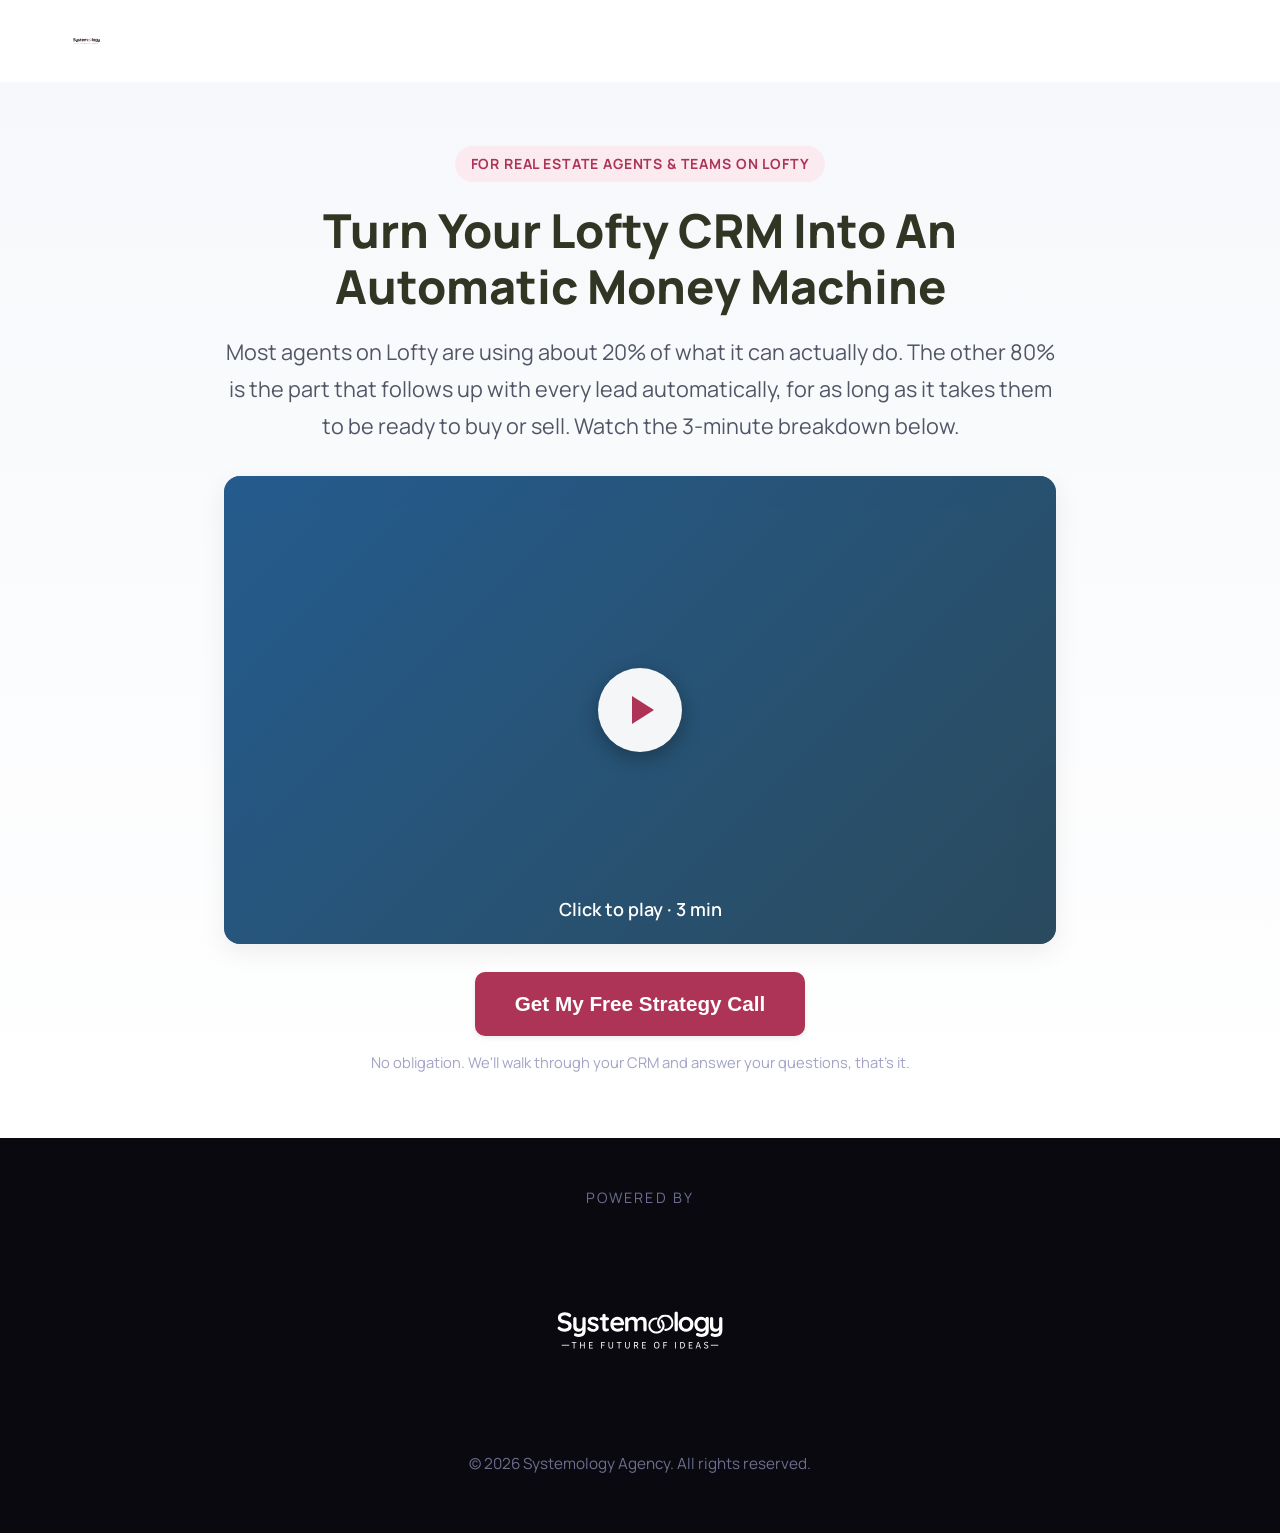
<file: index.html>
<!doctype html>
<html lang="en">
<head>
<meta charset="utf-8">
<meta name="viewport" content="width=device-width, initial-scale=1">
<title>CRM Money Machine | Turn Your Lofty CRM Into An Automatic Follow-Up System</title>
<meta name="description" content="A done-for-you system that turns your Lofty CRM into an automatic follow-up machine for every buyer and seller lead. Watch the 3-minute breakdown.">
<link rel="icon" type="image/x-icon" href="/favicon.ico">
<link rel="icon" type="image/png" sizes="32x32" href="/favicon-32x32.png">
<link rel="icon" type="image/png" sizes="16x16" href="/favicon-16x16.png">
<link rel="apple-touch-icon" href="/apple-touch-icon.png">
<link rel="manifest" href="/site.webmanifest">
<meta name="theme-color" content="#255c8e">
<link rel="stylesheet" href="/assets/style.css">
</head>
<body>

<header class="site-header">
  <div class="wrap">
    <div class="logo"><img src="/assets/systemology-logo-main.svg" alt="Systemology Agency"></div>
  </div>
</header>

<section class="hero">
  <div class="wrap hero-inner">
    <span class="eyebrow">For Real Estate Agents &amp; Teams on Lofty</span>
    <h1>Turn Your Lofty CRM Into An Automatic Money Machine</h1>
    <p class="subhead">Most agents on Lofty are using about 20% of what it can actually do. The other 80% is the part that follows up with every lead automatically, for as long as it takes them to be ready to buy or sell. Watch the 3-minute breakdown below.</p>

    <div class="video-shell" id="videoShell">
      <!-- TODO(Leo): replace this placeholder with the real VSL embed (YouTube/Vimeo/Wistia iframe) once recorded -->
      <img src="data:image/svg+xml,%3Csvg xmlns='http://www.w3.org/2000/svg' width='860' height='484'%3E%3Crect width='860' height='484' fill='%23255c8e'/%3E%3C/svg%3E" alt="CRM Money Machine video preview">
      <div class="play-btn" aria-hidden="true"></div>
      <div class="caption">Click to play &middot; 3 min</div>
    </div>

    <button class="btn btn-primary btn-lg" id="ctaOpenModal" type="button">Get My Free Strategy Call</button>
    <p class="form-note">No obligation. We'll walk through your CRM and answer your questions, that's it.</p>
  </div>
</section>

<footer class="site-footer">
  <div class="wrap">
    <div class="powered-by">Powered by</div>
    <img class="brand-logo" src="/assets/systemology-logo-white.svg" alt="Systemology Agency">
    <p>&copy; 2026 Systemology Agency. All rights reserved.</p>
  </div>
</footer>

<div class="modal-overlay" id="modalOverlay" role="dialog" aria-modal="true" aria-labelledby="modalTitle">
  <div class="modal">
    <button class="modal-close" id="modalClose" type="button" aria-label="Close">&times;</button>
    <h3 id="modalTitle">Get Your Free Strategy Call</h3>
    <p class="subhead">Where should we send the details?</p>
    <form id="optinForm" novalidate>
      <div class="field">
        <label for="fname">Name</label>
        <input type="text" id="fname" name="first_name" required autocomplete="given-name" placeholder="Your name">
      </div>
      <div class="field">
        <label for="email">Email address</label>
        <input type="email" id="email" name="email" required autocomplete="email" placeholder="you@yourbrokerage.com">
      </div>
      <p class="form-note" id="formErr" role="alert" style="color:#fca5a5; display:none;"></p>
      <button class="btn btn-primary btn-block" type="submit" id="submitBtn">See The Full System</button>
      <p class="form-note">No obligation. We'll never spam you or share your info.</p>
    </form>
  </div>
</div>

<script>
  // Kit account: leochenre (same account as tag "CRMMM Lead", id 22428674, created 2026-08-13).
  // KIT_PUB is the v3 PUBLIC/publishable key (same class as a Stripe pk_, safe client-side —
  // see SYS-connector-registry.md #4, KIT_V3_PUBLIC_API_KEY). Pattern matches
  // deal-of-the-week-saas/landing/index.html's proven gate: fail-open on a timer so a Kit
  // hiccup never blocks the visitor from continuing.
  var KIT_TAG = '22428674';
  var KIT_PUB = '1sNcVDssIRtQ-GnEJiUemg';

  var overlay = document.getElementById('modalOverlay');
  var openBtn = document.getElementById('ctaOpenModal');
  var closeBtn = document.getElementById('modalClose');
  var videoShell = document.getElementById('videoShell');
  var form = document.getElementById('optinForm');
  var err = document.getElementById('formErr');
  var submitBtn = document.getElementById('submitBtn');
  var lastFocus = null;

  function openModal() {
    lastFocus = document.activeElement;
    overlay.classList.add('open');
    err.style.display = 'none';
    setTimeout(function () { document.getElementById('fname').focus(); }, 30);
  }
  function closeModal() {
    overlay.classList.remove('open');
    if (lastFocus) lastFocus.focus();
  }

  openBtn.addEventListener('click', openModal);
  closeBtn.addEventListener('click', closeModal);
  overlay.addEventListener('click', function (e) { if (e.target === overlay) closeModal(); });
  videoShell.addEventListener('click', openModal); // TODO(Leo): swap for real play-in-place once embed exists

  function validEmail(v) { return /^[^\s@]+@[^\s@]+\.[^\s@]+$/.test(v); }

  form.addEventListener('submit', function (e) {
    e.preventDefault();
    var first = document.getElementById('fname').value.trim();
    var email = document.getElementById('email').value.trim();

    if (!first) { err.textContent = 'Add your name.'; err.style.display = 'block'; return; }
    if (!validEmail(email)) { err.textContent = "That email doesn't look right."; err.style.display = 'block'; return; }
    err.style.display = 'none';
    submitBtn.disabled = true;
    submitBtn.textContent = 'One moment…';

    var done = false;
    function proceed() {
      if (done) return;
      done = true;
      window.location.href = 'program.html?ref=optin';
    }
    setTimeout(proceed, 2500); // hard ceiling, never let a Kit stall cost the visitor

    fetch('https://api.convertkit.com/v3/tags/' + KIT_TAG + '/subscribe', {
      method: 'POST',
      headers: { 'Content-Type': 'application/json' },
      body: JSON.stringify({ api_key: KIT_PUB, email: email, first_name: first })
    }).then(proceed).catch(proceed);
  });
</script>

</body>
</html>
</file>
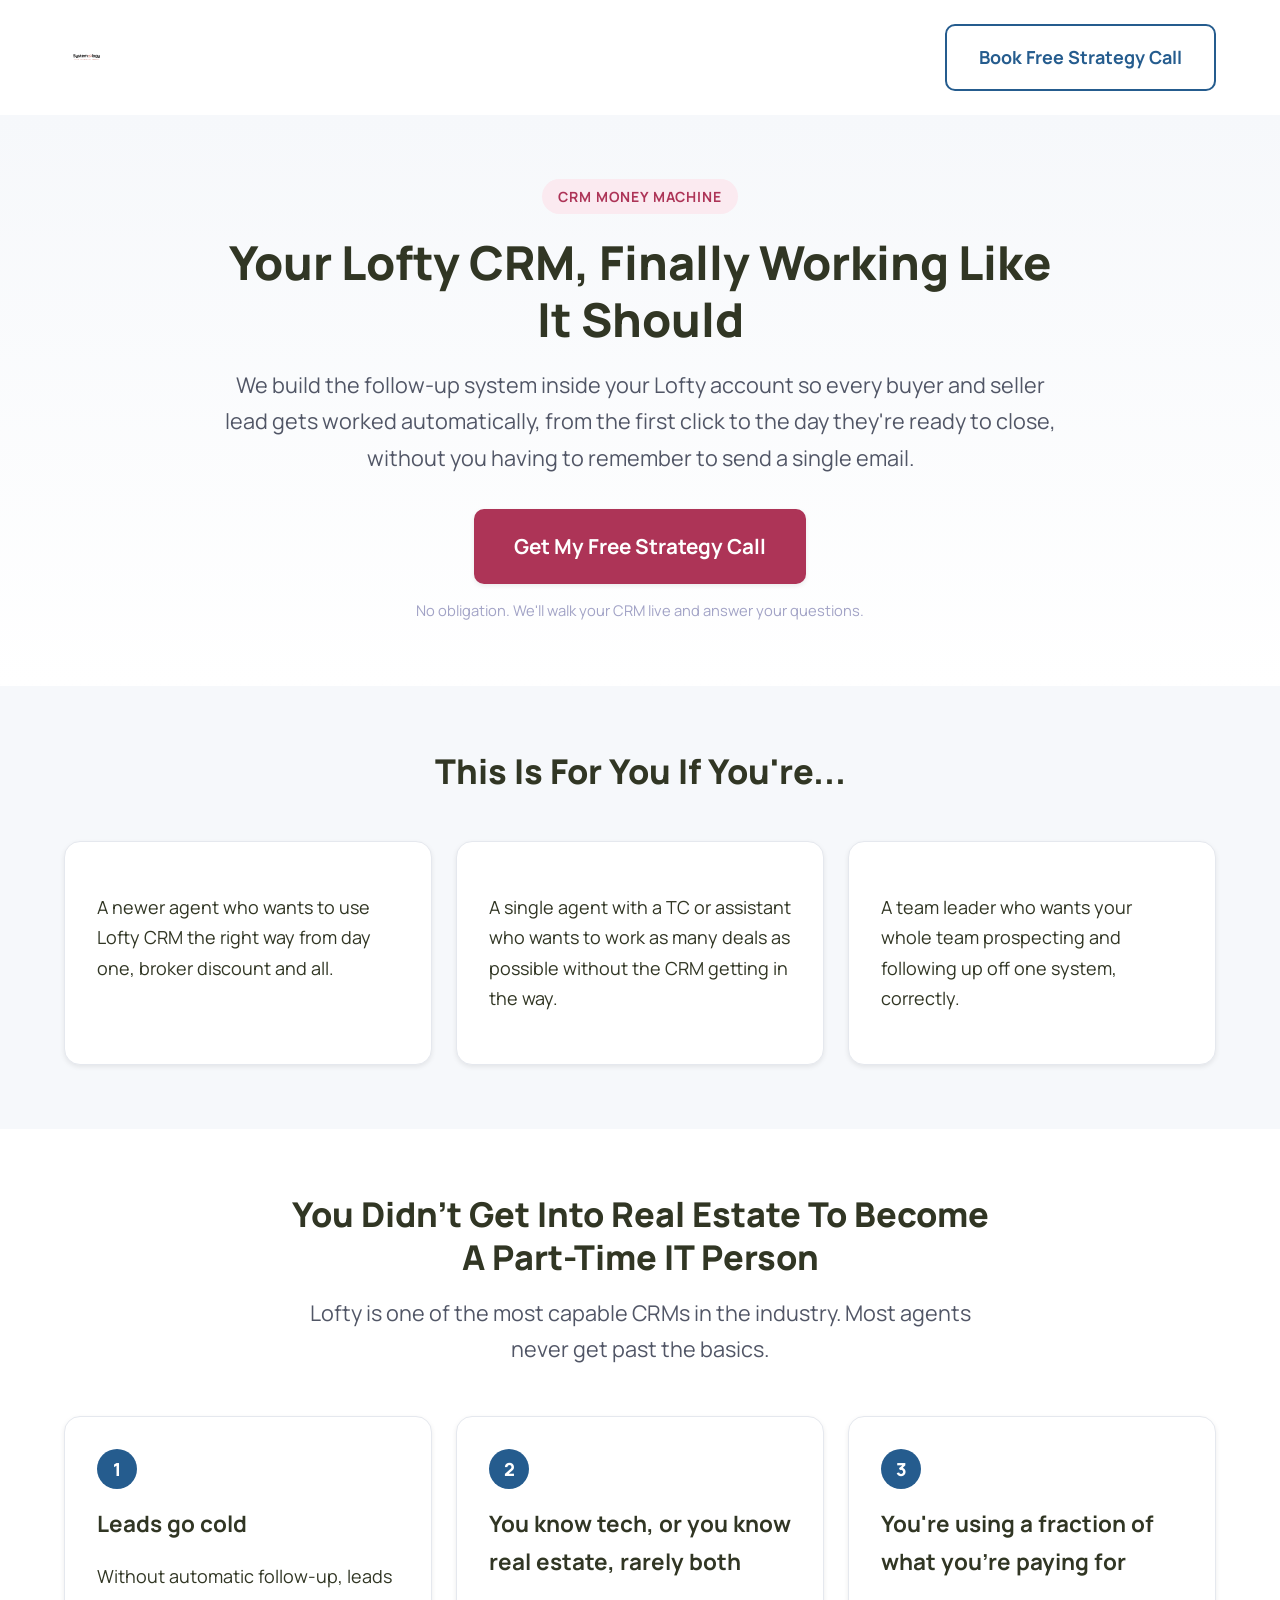
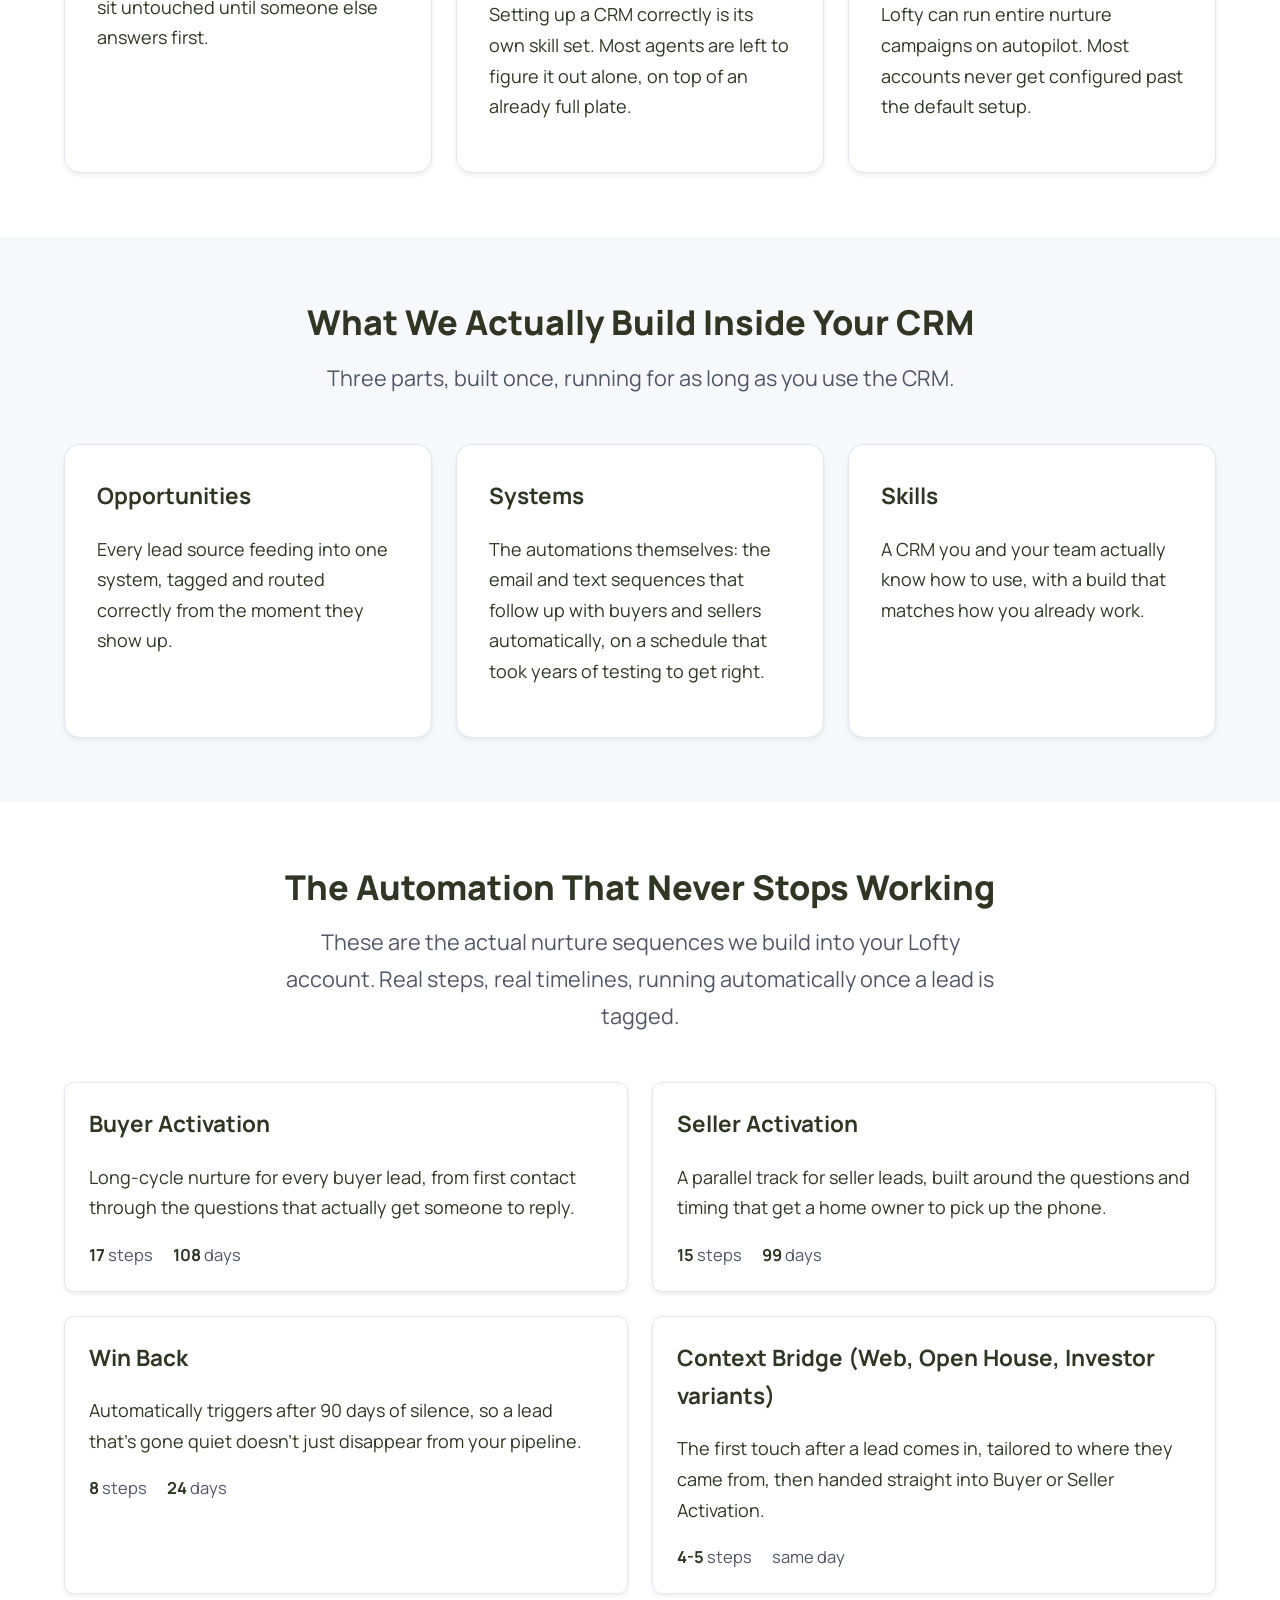
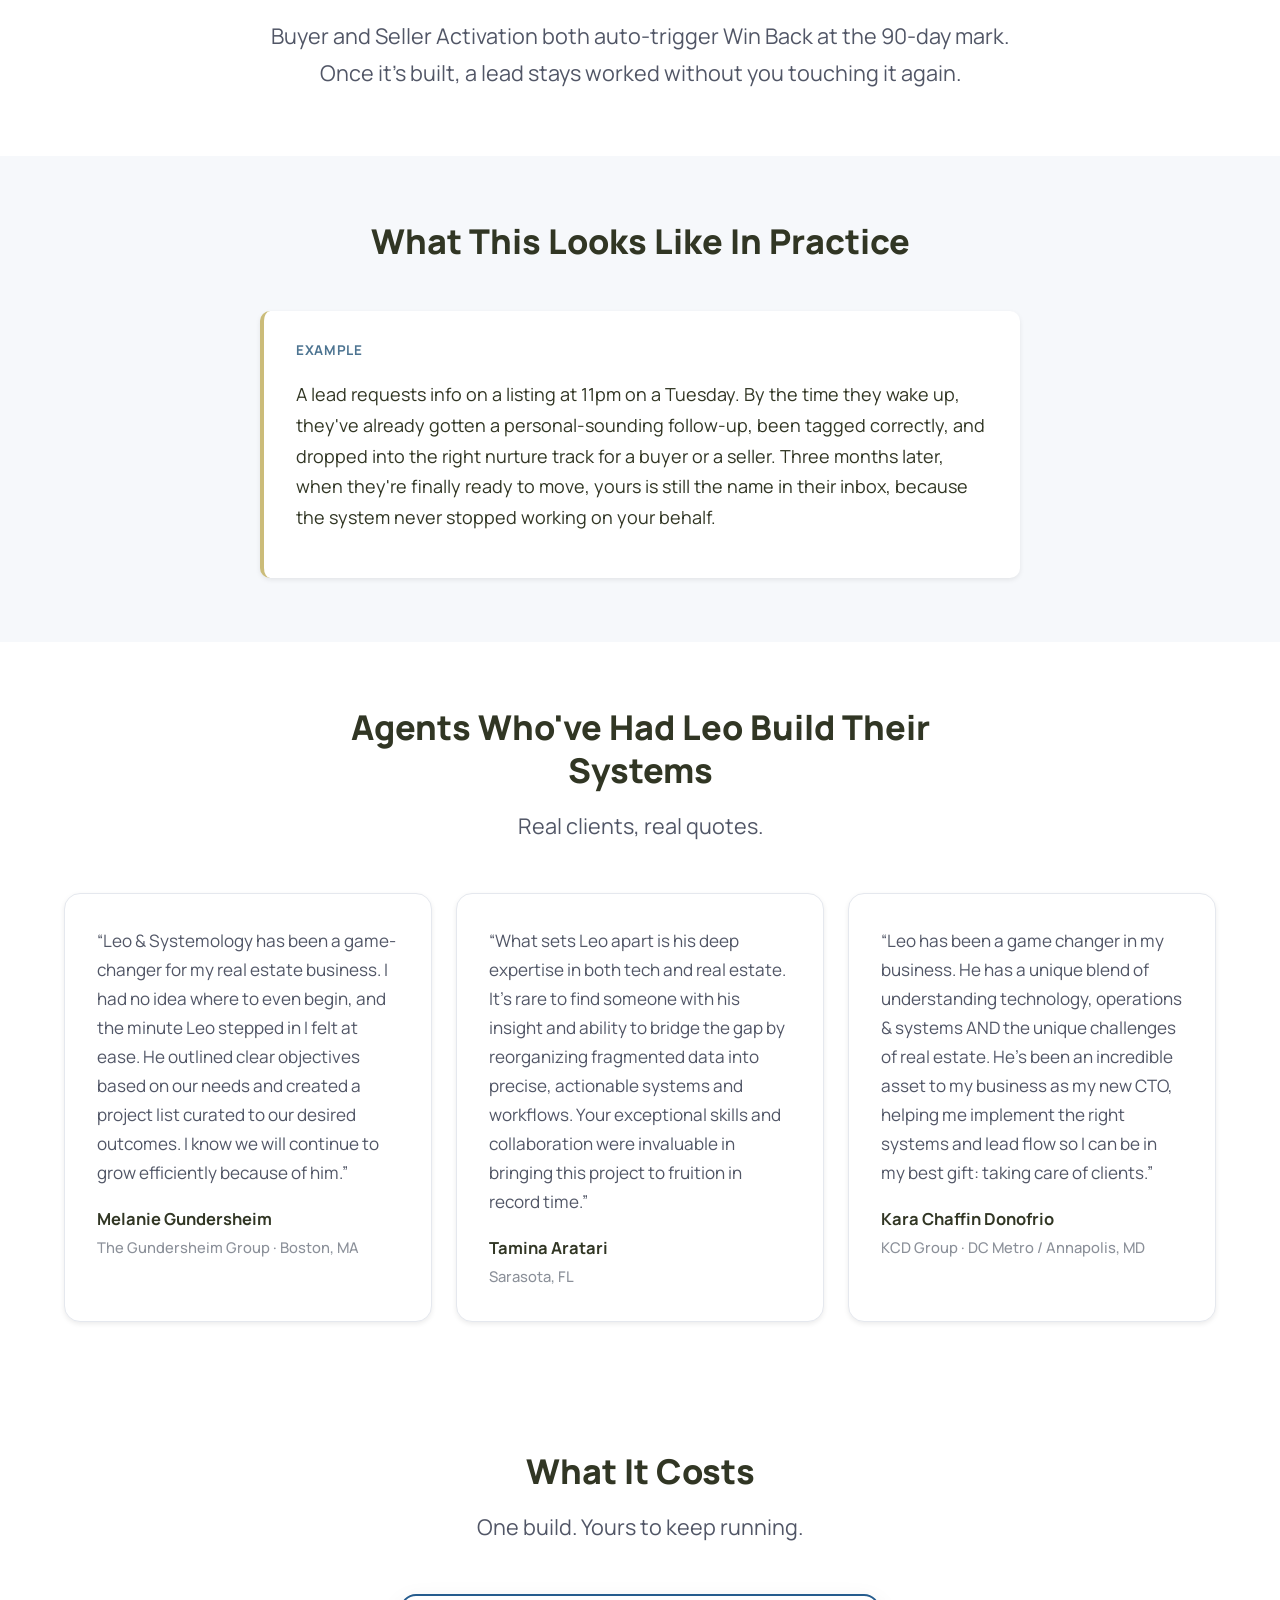
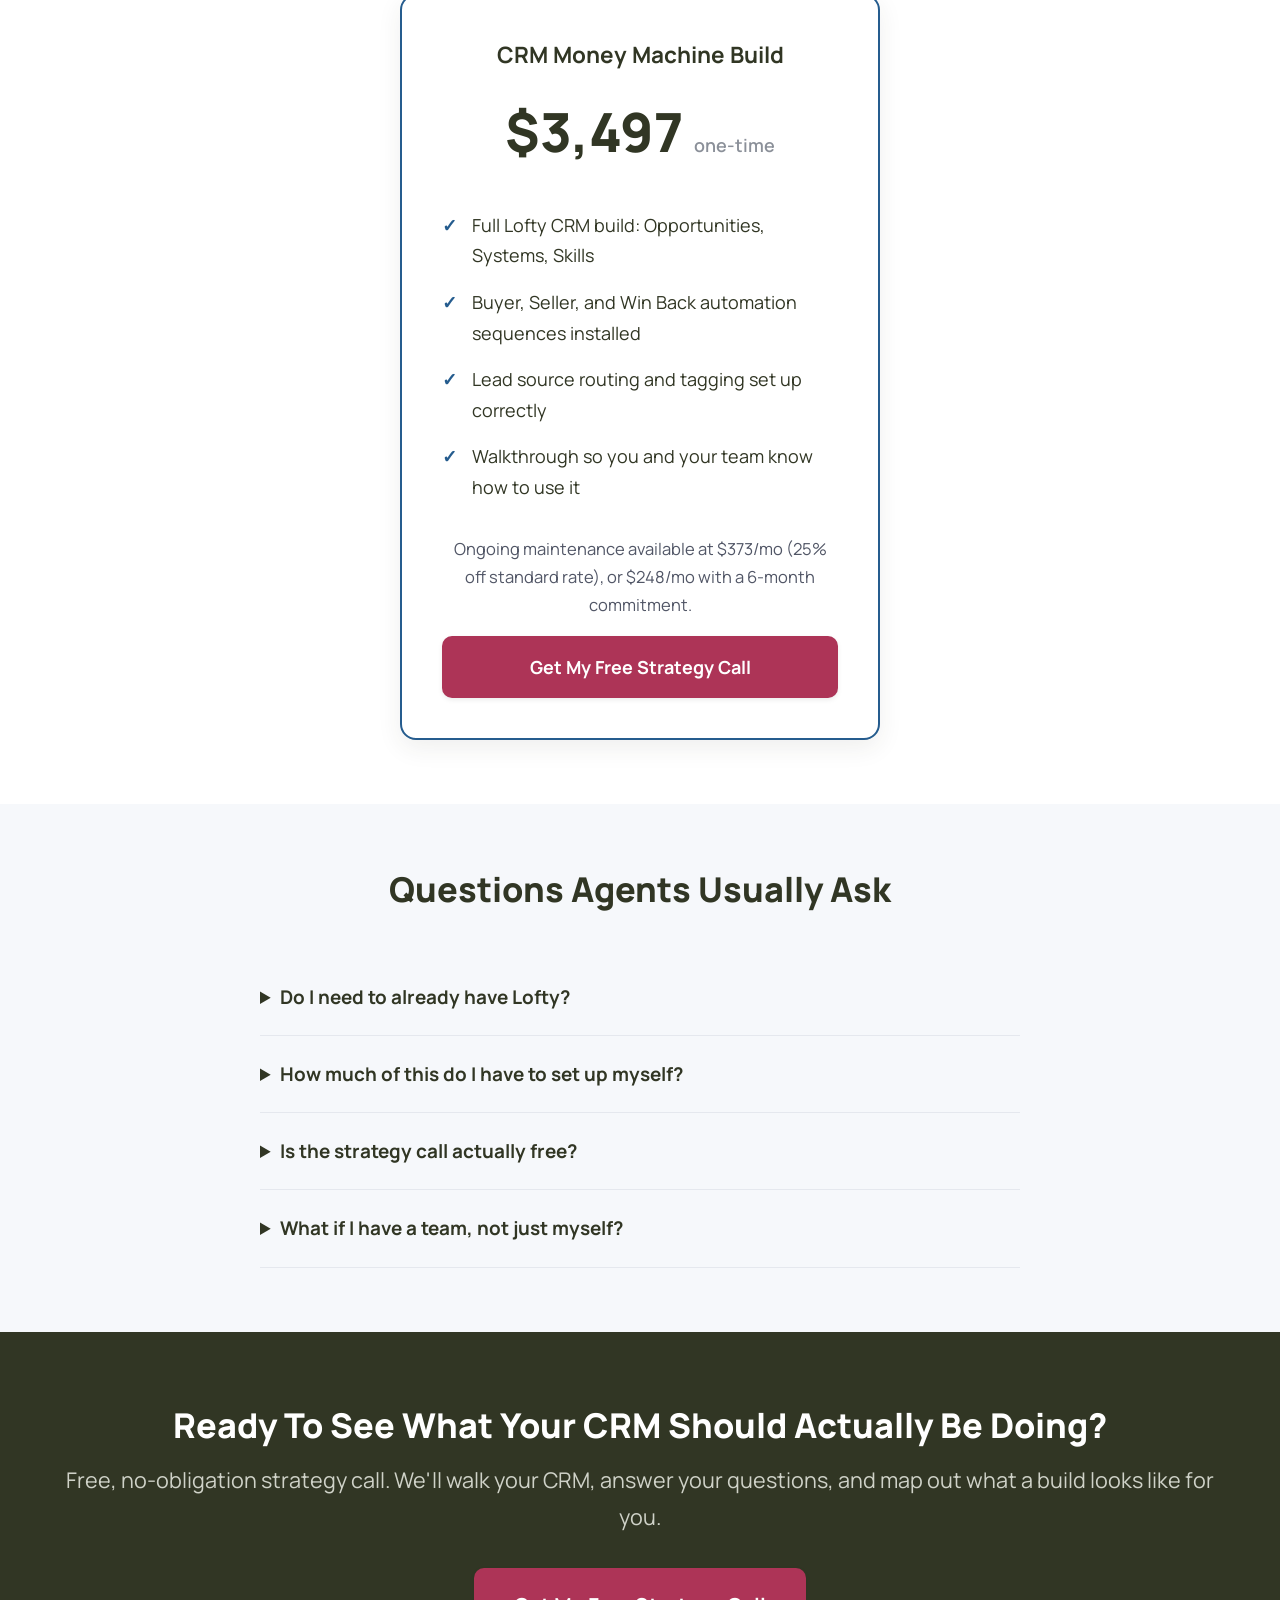
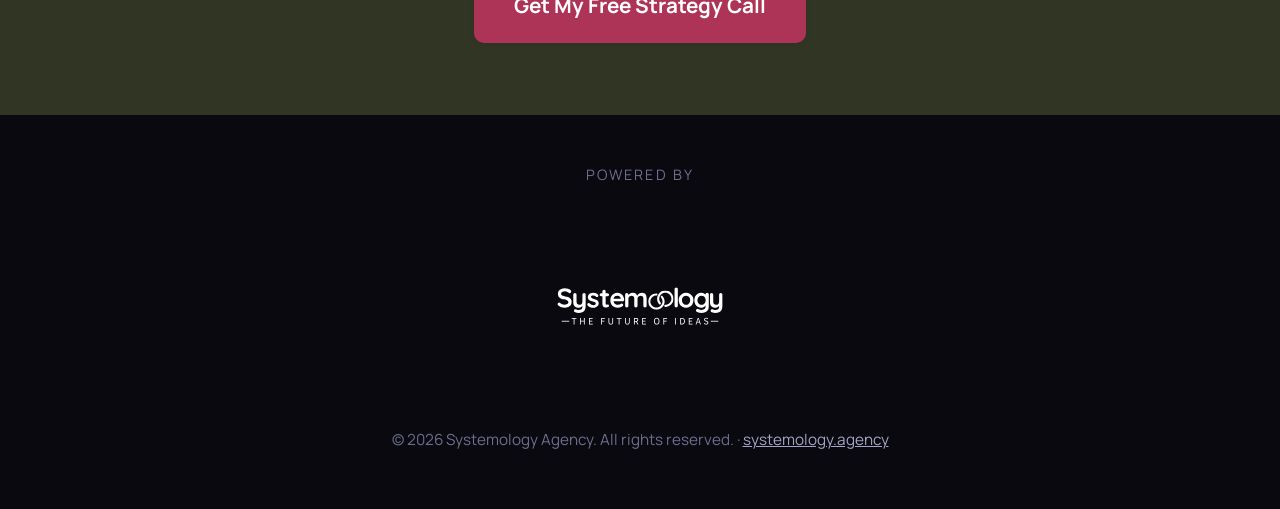
<file: program.html>
<!doctype html>
<html lang="en">
<head>
<meta charset="utf-8">
<meta name="viewport" content="width=device-width, initial-scale=1">
<title>CRM Money Machine | The Done-For-You Lofty Build for Real Estate Agents</title>
<meta name="description" content="A done-for-you system that turns your Lofty CRM into an automatic follow-up machine for every buyer and seller lead, built and set up for you. Book a free strategy call.">
<link rel="icon" type="image/x-icon" href="/favicon.ico">
<link rel="icon" type="image/png" sizes="32x32" href="/favicon-32x32.png">
<link rel="icon" type="image/png" sizes="16x16" href="/favicon-16x16.png">
<link rel="apple-touch-icon" href="/apple-touch-icon.png">
<link rel="manifest" href="/site.webmanifest">
<meta name="theme-color" content="#255c8e">
<link rel="stylesheet" href="/assets/style.css">
</head>
<body>

<header class="site-header">
  <div class="wrap">
    <div class="logo"><img src="/assets/systemology-logo-main.svg" alt="Systemology Agency"></div>
    <a class="btn btn-outline" href="https://bit.ly/47Qmnhn" target="_blank" rel="noopener noreferrer">Book Free Strategy Call</a>
  </div>
</header>

<section class="hero">
  <div class="wrap hero-inner">
    <span class="eyebrow">CRM Money Machine</span>
    <h1>Your Lofty CRM, Finally Working Like It Should</h1>
    <p class="subhead">We build the follow-up system inside your Lofty account so every buyer and seller lead gets worked automatically, from the first click to the day they're ready to close, without you having to remember to send a single email.</p>
    <a class="btn btn-primary btn-lg" href="https://bit.ly/47Qmnhn" target="_blank" rel="noopener noreferrer">Get My Free Strategy Call</a>
    <p class="form-note">No obligation. We'll walk your CRM live and answer your questions.</p>
  </div>
</section>

<section class="section section-alt" style="padding-top:64px;">
  <div class="wrap">
    <div class="section-head">
      <h2>This Is For You If You're...</h2>
    </div>
    <div class="grid grid-3">
      <div class="card">
        <p>A newer agent who wants to use Lofty CRM the right way from day one, broker discount and all.</p>
      </div>
      <div class="card">
        <p>A single agent with a TC or assistant who wants to work as many deals as possible without the CRM getting in the way.</p>
      </div>
      <div class="card">
        <p>A team leader who wants your whole team prospecting and following up off one system, correctly.</p>
      </div>
    </div>
  </div>
</section>

<section class="section">
  <div class="wrap">
    <div class="section-head">
      <h2>You Didn't Get Into Real Estate To Become A Part-Time IT Person</h2>
      <p class="subhead">Lofty is one of the most capable CRMs in the industry. Most agents never get past the basics.</p>
    </div>
    <div class="grid grid-3">
      <div class="card">
        <div class="num">1</div>
        <h3>Leads go cold</h3>
        <p>Without automatic follow-up, leads sit untouched until someone else answers first.</p>
      </div>
      <div class="card">
        <div class="num">2</div>
        <h3>You know tech, or you know real estate, rarely both</h3>
        <p>Setting up a CRM correctly is its own skill set. Most agents are left to figure it out alone, on top of an already full plate.</p>
      </div>
      <div class="card">
        <div class="num">3</div>
        <h3>You're using a fraction of what you're paying for</h3>
        <p>Lofty can run entire nurture campaigns on autopilot. Most accounts never get configured past the default setup.</p>
      </div>
    </div>
  </div>
</section>

<section class="section section-alt">
  <div class="wrap">
    <div class="section-head">
      <h2>What We Actually Build Inside Your CRM</h2>
      <p class="subhead">Three parts, built once, running for as long as you use the CRM.</p>
    </div>
    <div class="grid grid-3">
      <div class="card">
        <h3>Opportunities</h3>
        <p>Every lead source feeding into one system, tagged and routed correctly from the moment they show up.</p>
      </div>
      <div class="card">
        <h3>Systems</h3>
        <p>The automations themselves: the email and text sequences that follow up with buyers and sellers automatically, on a schedule that took years of testing to get right.</p>
      </div>
      <div class="card">
        <h3>Skills</h3>
        <p>A CRM you and your team actually know how to use, with a build that matches how you already work.</p>
      </div>
    </div>
  </div>
</section>

<section class="section">
  <div class="wrap">
    <div class="section-head">
      <h2>The Automation That Never Stops Working</h2>
      <p class="subhead">These are the actual nurture sequences we build into your Lofty account. Real steps, real timelines, running automatically once a lead is tagged.</p>
    </div>
    <div class="grid grid-2" style="margin-bottom:24px;">
      <div class="plan-card">
        <h3>Buyer Activation</h3>
        <p>Long-cycle nurture for every buyer lead, from first contact through the questions that actually get someone to reply.</p>
        <div class="plan-meta"><span><strong>17</strong> steps</span><span><strong>108</strong> days</span></div>
      </div>
      <div class="plan-card">
        <h3>Seller Activation</h3>
        <p>A parallel track for seller leads, built around the questions and timing that get a home owner to pick up the phone.</p>
        <div class="plan-meta"><span><strong>15</strong> steps</span><span><strong>99</strong> days</span></div>
      </div>
      <div class="plan-card">
        <h3>Win Back</h3>
        <p>Automatically triggers after 90 days of silence, so a lead that's gone quiet doesn't just disappear from your pipeline.</p>
        <div class="plan-meta"><span><strong>8</strong> steps</span><span><strong>24</strong> days</span></div>
      </div>
      <div class="plan-card">
        <h3>Context Bridge (Web, Open House, Investor variants)</h3>
        <p>The first touch after a lead comes in, tailored to where they came from, then handed straight into Buyer or Seller Activation.</p>
        <div class="plan-meta"><span><strong>4-5</strong> steps</span><span>same day</span></div>
      </div>
    </div>
    <p class="subhead" style="max-width:760px; margin:0 auto; text-align:center;">Buyer and Seller Activation both auto-trigger Win Back at the 90-day mark. Once it's built, a lead stays worked without you touching it again.</p>
  </div>
</section>

<section class="section section-alt">
  <div class="wrap">
    <div class="section-head">
      <h2>What This Looks Like In Practice</h2>
    </div>
    <div class="callout" style="max-width:760px; margin:0 auto;">
      <span class="tag">Example</span>
      <p>A lead requests info on a listing at 11pm on a Tuesday. By the time they wake up, they've already gotten a personal-sounding follow-up, been tagged correctly, and dropped into the right nurture track for a buyer or a seller. Three months later, when they're finally ready to move, yours is still the name in their inbox, because the system never stopped working on your behalf.</p>
    </div>
  </div>
</section>

<section class="section" id="stories">
  <div class="wrap">
    <div class="section-head">
      <h2>Agents Who've Had Leo Build Their Systems</h2>
      <p class="subhead">Real clients, real quotes.</p>
    </div>
    <div class="grid grid-3">
      <div class="card testimonial-card">
        <p>&ldquo;Leo & Systemology has been a game-changer for my real estate business. I had no idea where to even begin, and the minute Leo stepped in I felt at ease. He outlined clear objectives based on our needs and created a project list curated to our desired outcomes. I know we will continue to grow efficiently because of him.&rdquo;</p>
        <div class="testimonial-attr">Melanie Gundersheim<span>The Gundersheim Group &middot; Boston, MA</span></div>
      </div>
      <div class="card testimonial-card">
        <p>&ldquo;What sets Leo apart is his deep expertise in both tech and real estate. It's rare to find someone with his insight and ability to bridge the gap by reorganizing fragmented data into precise, actionable systems and workflows. Your exceptional skills and collaboration were invaluable in bringing this project to fruition in record time.&rdquo;</p>
        <div class="testimonial-attr">Tamina Aratari<span>Sarasota, FL</span></div>
      </div>
      <div class="card testimonial-card">
        <p>&ldquo;Leo has been a game changer in my business. He has a unique blend of understanding technology, operations & systems AND the unique challenges of real estate. He's been an incredible asset to my business as my new CTO, helping me implement the right systems and lead flow so I can be in my best gift: taking care of clients.&rdquo;</p>
        <div class="testimonial-attr">Kara Chaffin Donofrio<span>KCD Group &middot; DC Metro / Annapolis, MD</span></div>
      </div>
    </div>
  </div>
</section>

<section class="section" id="pricing">
  <div class="wrap">
    <div class="section-head">
      <h2>What It Costs</h2>
      <p class="subhead">One build. Yours to keep running.</p>
    </div>
    <div class="price-card">
      <h3>CRM Money Machine Build</h3>
      <div class="price">$3,497 <small>one-time</small></div>
      <ul>
        <li>Full Lofty CRM build: Opportunities, Systems, Skills</li>
        <li>Buyer, Seller, and Win Back automation sequences installed</li>
        <li>Lead source routing and tagging set up correctly</li>
        <li>Walkthrough so you and your team know how to use it</li>
      </ul>
      <p style="font-size:.92rem; color:var(--text-secondary);">Ongoing maintenance available at $373/mo (25% off standard rate), or $248/mo with a 6-month commitment.</p>
      <a class="btn btn-primary btn-block" href="https://bit.ly/47Qmnhn" target="_blank" rel="noopener noreferrer">Get My Free Strategy Call</a>
    </div>
  </div>
</section>

<section class="section section-alt">
  <div class="wrap">
    <div class="section-head">
      <h2>Questions Agents Usually Ask</h2>
    </div>
    <div style="max-width:760px; margin:0 auto;">
      <details class="faq-item">
        <summary>Do I need to already have Lofty?</summary>
        <p>Yes, this build is done inside an existing Lofty CRM account. We'll cover the details on the strategy call if you're not on Lofty yet.</p>
      </details>
      <details class="faq-item">
        <summary>How much of this do I have to set up myself?</summary>
        <p>The build itself is done for you. On the call, we'll walk through what we need from you and how much time it actually takes on your end.</p>
      </details>
      <details class="faq-item">
        <summary>Is the strategy call actually free?</summary>
        <p>Yes. No obligation. We walk your current CRM, show you what's missing, and answer your questions. If it's a fit, we talk about next steps. If not, you walk away with a clearer picture of your own CRM either way.</p>
      </details>
      <details class="faq-item">
        <summary>What if I have a team, not just myself?</summary>
        <p>The build works for solo agents and teams. Team pricing is covered on the strategy call once we know your team size.</p>
      </details>
    </div>
  </div>
</section>

<section class="cta-band">
  <div class="wrap">
    <h2>Ready To See What Your CRM Should Actually Be Doing?</h2>
    <p class="subhead">Free, no-obligation strategy call. We'll walk your CRM, answer your questions, and map out what a build looks like for you.</p>
    <a class="btn btn-primary btn-lg" href="https://bit.ly/47Qmnhn" target="_blank" rel="noopener noreferrer">Get My Free Strategy Call</a>
  </div>
</section>

<footer class="site-footer">
  <div class="wrap">
    <div class="powered-by">Powered by</div>
    <img class="brand-logo" src="/assets/systemology-logo-white.svg" alt="Systemology Agency">
    <p>&copy; 2026 Systemology Agency. All rights reserved. &middot; <a href="https://systemology.agency" target="_blank" rel="noopener noreferrer">systemology.agency</a></p>
  </div>
</footer>

</body>
</html>
</file>
<file: assets/style.css>
/* CRMMM funnel — shared design system. Layout pattern inspired by lofty.com (1200px cap, soft shadows, rounded corners), Systemology brand colors. */

@import url('https://fonts.googleapis.com/css2?family=Manrope:wght@400;500;600;700;800&display=swap');

:root {
  --teal: #255c8e;
  --muted-blue: #4d7491;
  --crimson: #ad3457;
  --dark-olive: #313624;
  --gold: #cbbc79;

  --bg: #ffffff;
  --bg-soft: #f6f8fb;
  --text: #313624;
  --text-secondary: #515666;
  --text-muted: #8b9099;
  --border: #e5e8ee;

  --radius-sm: 6px;
  --radius-md: 10px;
  --radius-lg: 16px;
  --shadow-soft: 0 2px 5px rgba(0,0,0,.08);
  --shadow-card: 0 8px 24px rgba(49,54,36,.08);

  --container: 1200px;
}

* { box-sizing: border-box; }

html {
  font-size: 18px; /* Rule 153/AG */
}

body {
  margin: 0;
  font-family: 'Manrope', -apple-system, 'Segoe UI', Roboto, Helvetica, Arial, sans-serif;
  color: var(--text);
  background: var(--bg);
  line-height: 1.7; /* Rule 153/AG */
  -webkit-font-smoothing: antialiased;
}

img { max-width: 100%; display: block; }

.wrap {
  max-width: var(--container);
  margin: 0 auto;
  padding: 0 24px;
}

a { color: var(--teal); }

/* Header */
.site-header {
  padding: 24px 0;
}
.site-header .wrap {
  display: flex;
  align-items: center;
  justify-content: space-between;
}
.logo img { height: 34px; width: auto; }

/* Buttons */
.btn {
  display: inline-flex;
  align-items: center;
  justify-content: center;
  gap: 8px;
  padding: 16px 32px;
  border-radius: var(--radius-md);
  font-weight: 700;
  font-size: 1rem;
  text-decoration: none;
  border: none;
  cursor: pointer;
  transition: transform .12s ease, box-shadow .12s ease, background .12s ease;
}
.btn-primary {
  background: var(--crimson);
  color: #fff;
  box-shadow: var(--shadow-soft);
}
.btn-primary:hover { background: #942a49; transform: translateY(-1px); box-shadow: var(--shadow-card); }
.btn-outline {
  background: transparent;
  color: var(--teal);
  border: 2px solid var(--teal);
}
.btn-outline:hover { background: var(--teal); color: #fff; }
.btn-lg { padding: 20px 40px; font-size: 1.15rem; }
.btn-block { width: 100%; }

/* Hero */
.hero {
  padding: 64px 0 48px;
  background: linear-gradient(180deg, var(--bg-soft) 0%, #ffffff 100%);
}
.hero-inner {
  max-width: 880px;
  margin: 0 auto;
  text-align: center;
}
.eyebrow {
  display: inline-block;
  font-size: .78rem;
  font-weight: 700;
  letter-spacing: .06em;
  text-transform: uppercase;
  color: var(--crimson);
  background: #fbeaf0;
  border-radius: 999px;
  padding: 6px 16px;
  margin-bottom: 20px;
}
h1 {
  font-size: 2.6rem;
  line-height: 1.2;
  font-weight: 800;
  margin: 0 0 20px;
  color: var(--dark-olive);
}
h2 {
  font-size: 1.9rem;
  line-height: 1.25;
  font-weight: 800;
  color: var(--dark-olive);
  margin: 0 0 16px;
}
h3 {
  font-size: 1.25rem;
  font-weight: 700;
  color: var(--dark-olive);
  margin: 0 0 10px;
}
.subhead {
  font-size: 1.2rem;
  color: var(--text-secondary);
  margin: 0 0 32px;
}
.section-head {
  text-align: center;
  max-width: 720px;
  margin: 0 auto 48px;
}

/* Video block */
.video-shell {
  position: relative;
  max-width: 860px;
  margin: 0 auto 28px;
  border-radius: var(--radius-lg);
  overflow: hidden;
  box-shadow: var(--shadow-card);
  aspect-ratio: 16/9;
  background: linear-gradient(135deg, var(--teal), var(--dark-olive));
  cursor: pointer;
}
.video-shell img { width: 100%; height: 100%; object-fit: cover; opacity: .55; }
.play-btn {
  position: absolute;
  top: 50%; left: 50%;
  transform: translate(-50%, -50%);
  width: 84px; height: 84px;
  border-radius: 50%;
  background: rgba(255,255,255,.95);
  display: flex; align-items: center; justify-content: center;
  box-shadow: 0 6px 20px rgba(0,0,0,.3);
}
.play-btn::after {
  content: '';
  border-style: solid;
  border-width: 14px 0 14px 22px;
  border-color: transparent transparent transparent var(--crimson);
  margin-left: 6px;
}
.video-shell .caption {
  position: absolute; bottom: 20px; left: 0; right: 0;
  text-align: center; color: #fff; font-weight: 600;
}

/* Sections */
.section { padding: 64px 0; }
.section-alt { background: var(--bg-soft); }

/* Cards / grid */
.grid {
  display: grid;
  gap: 24px;
}
.grid-3 { grid-template-columns: repeat(3, 1fr); }
.grid-2 { grid-template-columns: repeat(2, 1fr); }
@media (max-width: 860px) {
  .grid-3, .grid-2 { grid-template-columns: 1fr; }
}
.card {
  background: #fff;
  border: 1px solid var(--border);
  border-radius: var(--radius-lg);
  padding: 32px;
  box-shadow: var(--shadow-soft);
}
.card .num {
  display: inline-flex;
  align-items: center;
  justify-content: center;
  width: 40px; height: 40px;
  border-radius: 50%;
  background: var(--teal);
  color: #fff;
  font-weight: 800;
  margin-bottom: 16px;
}

/* Testimonials */
.testimonial-card p {
  color: var(--text-secondary);
  font-size: .95rem;
  margin: 0 0 18px;
}
.testimonial-attr {
  font-weight: 700;
  color: var(--dark-olive);
  font-size: .92rem;
}
.testimonial-attr span {
  display: block;
  font-weight: 500;
  color: var(--text-muted);
  font-size: .82rem;
  margin-top: 2px;
}

/* Automation strip */
.plan-card {
  background: #fff;
  border: 1px solid var(--border);
  border-radius: var(--radius-md);
  padding: 22px 24px;
  box-shadow: var(--shadow-soft);
}
.plan-card .plan-meta {
  display: flex;
  gap: 20px;
  margin-top: 10px;
  font-size: .92rem;
  color: var(--text-secondary);
}
.plan-card .plan-meta strong { color: var(--dark-olive); }

/* Illustrative example callout */
.callout {
  background: #fff;
  border-left: 4px solid var(--gold);
  border-radius: var(--radius-md);
  padding: 28px 32px;
  box-shadow: var(--shadow-soft);
}
.callout .tag {
  font-size: .75rem;
  font-weight: 700;
  letter-spacing: .05em;
  text-transform: uppercase;
  color: var(--muted-blue);
  margin-bottom: 10px;
  display: block;
}

/* Pricing */
.price-card {
  background: #fff;
  border: 2px solid var(--teal);
  border-radius: var(--radius-lg);
  padding: 40px;
  text-align: center;
  box-shadow: var(--shadow-card);
  max-width: 480px;
  margin: 0 auto;
}
.price-card .price {
  font-size: 3rem;
  font-weight: 800;
  color: var(--dark-olive);
  margin: 12px 0;
}
.price-card .price small {
  font-size: 1rem;
  font-weight: 600;
  color: var(--text-muted);
}
.price-card ul {
  text-align: left;
  padding-left: 0;
  list-style: none;
  margin: 24px 0;
}
.price-card li {
  padding: 8px 0 8px 30px;
  position: relative;
}
.price-card li::before {
  content: '✓';
  position: absolute; left: 0;
  color: var(--teal);
  font-weight: 800;
}

/* FAQ */
.faq-item {
  border-bottom: 1px solid var(--border);
  padding: 22px 0;
}
.faq-item summary {
  font-weight: 700;
  cursor: pointer;
  font-size: 1.05rem;
  color: var(--dark-olive);
}
.faq-item p { color: var(--text-secondary); margin: 12px 0 0; }

/* Final CTA */
.cta-band {
  background: var(--dark-olive);
  color: #fff;
  padding: 72px 0;
  text-align: center;
}
.cta-band h2 { color: #fff; }
.cta-band .subhead { color: #cfd2c8; }

/* Footer — dark "powered by" band, matches Deal of the Week Pro footer */
.site-footer {
  background: #09090f;
  padding: 48px 0 56px;
  text-align: center;
}
.site-footer .powered-by {
  font-family: 'Manrope', sans-serif;
  font-size: .8rem;
  letter-spacing: .14em;
  text-transform: uppercase;
  color: #6d6e8f;
  margin-bottom: 14px;
}
.site-footer .brand-logo {
  width: min(280px, 70vw);
  height: auto;
  margin: 0 auto 16px;
}
.site-footer p {
  color: #6d6e8f;
  font-size: .85rem;
  margin: 0;
}
.site-footer a { color: #a2a3c6; }

/* Modal (optin popup) — dark card, matches Deal of the Week Pro gate pattern */
.modal-overlay {
  position: fixed; inset: 0;
  background: rgba(9,9,15,.82);
  backdrop-filter: blur(4px);
  display: none;
  align-items: center; justify-content: center;
  padding: 20px;
  z-index: 100;
}
.modal-overlay.open { display: flex; }
.modal {
  background: #13141f;
  border: 1px solid #36375a;
  border-radius: 14px;
  max-width: 440px;
  width: 100%;
  padding: 32px 30px;
  position: relative;
  box-shadow: 0 24px 64px rgba(0,0,0,.5);
}
.modal h3 {
  font-family: Georgia, 'Times New Roman', Times, serif;
  color: #f2f2fc;
  font-size: 1.5rem;
  margin-bottom: 8px;
}
.modal .subhead {
  color: #abacc8;
  font-size: 1rem;
  margin-bottom: 20px;
}
.modal-close {
  position: absolute; top: 18px; right: 20px;
  width: auto; height: auto;
  border-radius: 0;
  border: none;
  background: none;
  font-size: 1.4rem;
  line-height: 1;
  cursor: pointer;
  color: #abacc8;
}
.field { margin-bottom: 16px; }
.field label {
  display: block;
  font-weight: 400;
  font-size: .82rem;
  margin-bottom: 6px;
  color: #a2a3c6;
}
.field input {
  width: 100%;
  padding: 14px;
  border: 1px solid #36375a;
  border-radius: 8px;
  font-size: 1rem;
  font-family: inherit;
  background: #1b1c2c;
  color: #f2f2fc;
}
.field input::placeholder { color: #6d6e8f; }
.field input:focus { outline: none; border-color: var(--crimson); }
.form-note { font-size: .82rem; color: #a2a3c6; margin-top: 14px; text-align: center; }
.modal .form-note { margin-top: 14px; }

@media (max-width: 640px) {
  h1 { font-size: 2rem; }
  h2 { font-size: 1.5rem; }
  .section { padding: 44px 0; }
  .hero { padding: 44px 0 32px; }
}
</file>
